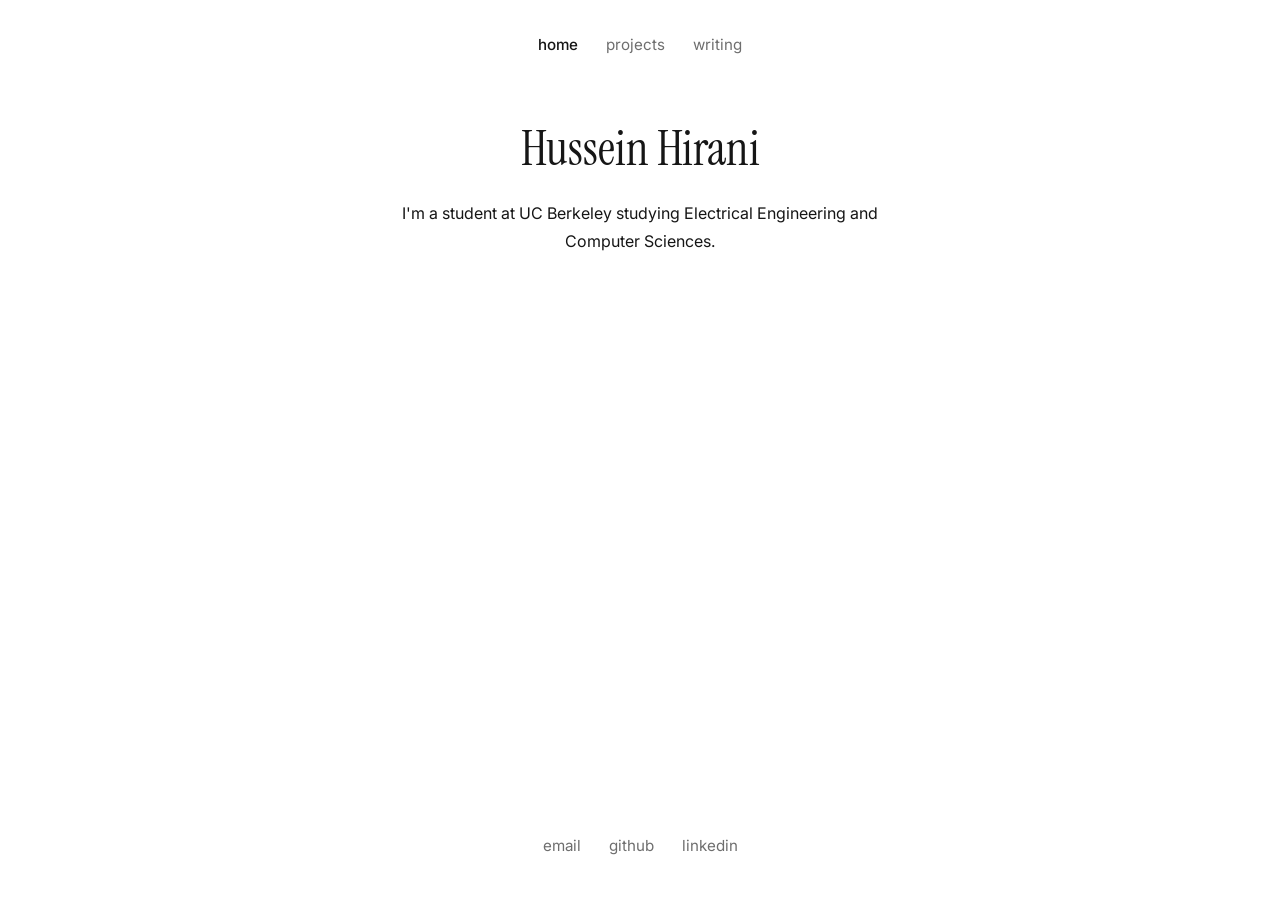
<file: index.html>
<!doctype html>
<html lang="en">
<head>
  <meta charset="utf-8">
  <meta name="viewport" content="width=device-width, initial-scale=1">
  <title>Hussein Hirani</title>
  <link rel="preconnect" href="https://fonts.googleapis.com">
  <link rel="preconnect" href="https://fonts.gstatic.com" crossorigin>
  <link href="https://fonts.googleapis.com/css2?family=Inter:wght@400;500&family=Instrument+Serif&display=swap" rel="stylesheet">
  <link rel="stylesheet" href="style.css">
</head>
<body>
  <header></header>

  <main>
    <h1>Hussein Hirani</h1>
    <p>
      I'm a student at UC Berkeley studying Electrical Engineering and Computer Sciences. 
    </p>
    
    
  </main>

  <footer></footer>

  <script src="layout.js"></script>
</body>
</html>
</file>
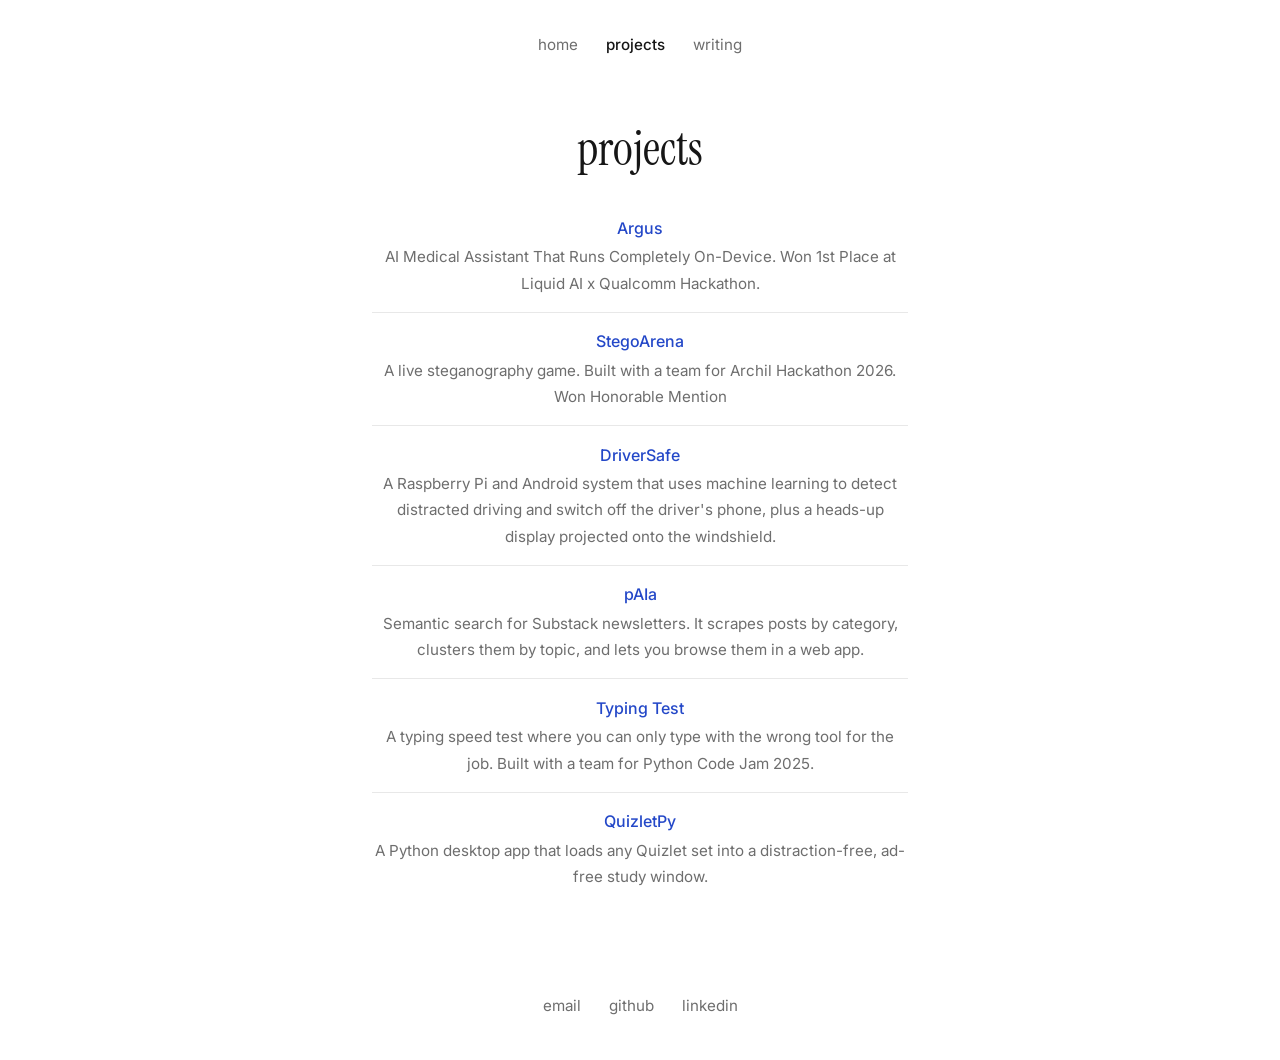
<file: projects.html>
<!doctype html>
<html lang="en">
<head>
  <meta charset="utf-8">
  <meta name="viewport" content="width=device-width, initial-scale=1">
  <title>Projects · Hussein Hirani</title>
  <link rel="preconnect" href="https://fonts.googleapis.com">
  <link rel="preconnect" href="https://fonts.gstatic.com" crossorigin>
  <link href="https://fonts.googleapis.com/css2?family=Inter:wght@400;500&family=Instrument+Serif&display=swap" rel="stylesheet">
  <link rel="stylesheet" href="style.css">
</head>
<body>
  <header></header>

  <main>
    <h1>projects</h1>
    <ul class="list">
      <li>
        <a href="https://github.com/darrinobrien/Argus">Argus</a>
        <p>AI Medical Assistant That Runs Completely On-Device. Won 1st Place at Liquid AI x Qualcomm Hackathon.</p>
      </li>
      <li>
        <a href="https://github.com/husseinhirani/ArchilHackathon">StegoArena</a>
        <p>A live steganography game. Built with a team for Archil Hackathon 2026. Won Honorable Mention</p>
      </li>
      <li>
        <a href="https://github.com/husseinhirani/DriverSafe">DriverSafe</a>
        <p>A Raspberry Pi and Android system that uses machine learning to detect distracted driving and switch off the driver's phone, plus a heads-up display projected onto the windshield.</p>
      </li>
      
      <li>
        <a href="https://github.com/husseinhirani/paia2">pAIa</a>
        <p>Semantic search for Substack newsletters. It scrapes posts by category, clusters them by topic, and lets you browse them in a web app.</p>
      </li>
      <li>
        <a href="https://github.com/husseinhirani/PythonCodeJam">Typing Test</a>
        <p>A typing speed test where you can only type with the wrong tool for the job. Built with a team for Python Code Jam 2025.</p>
      </li>
      <li>
        <a href="https://github.com/husseinhirani/AdFreeQuizlet">QuizletPy</a>
        <p>A Python desktop app that loads any Quizlet set into a distraction-free, ad-free study window.</p>
      </li>
    </ul>
  </main>

  <footer></footer>

  <script src="layout.js"></script>
</body>
</html>
</file>
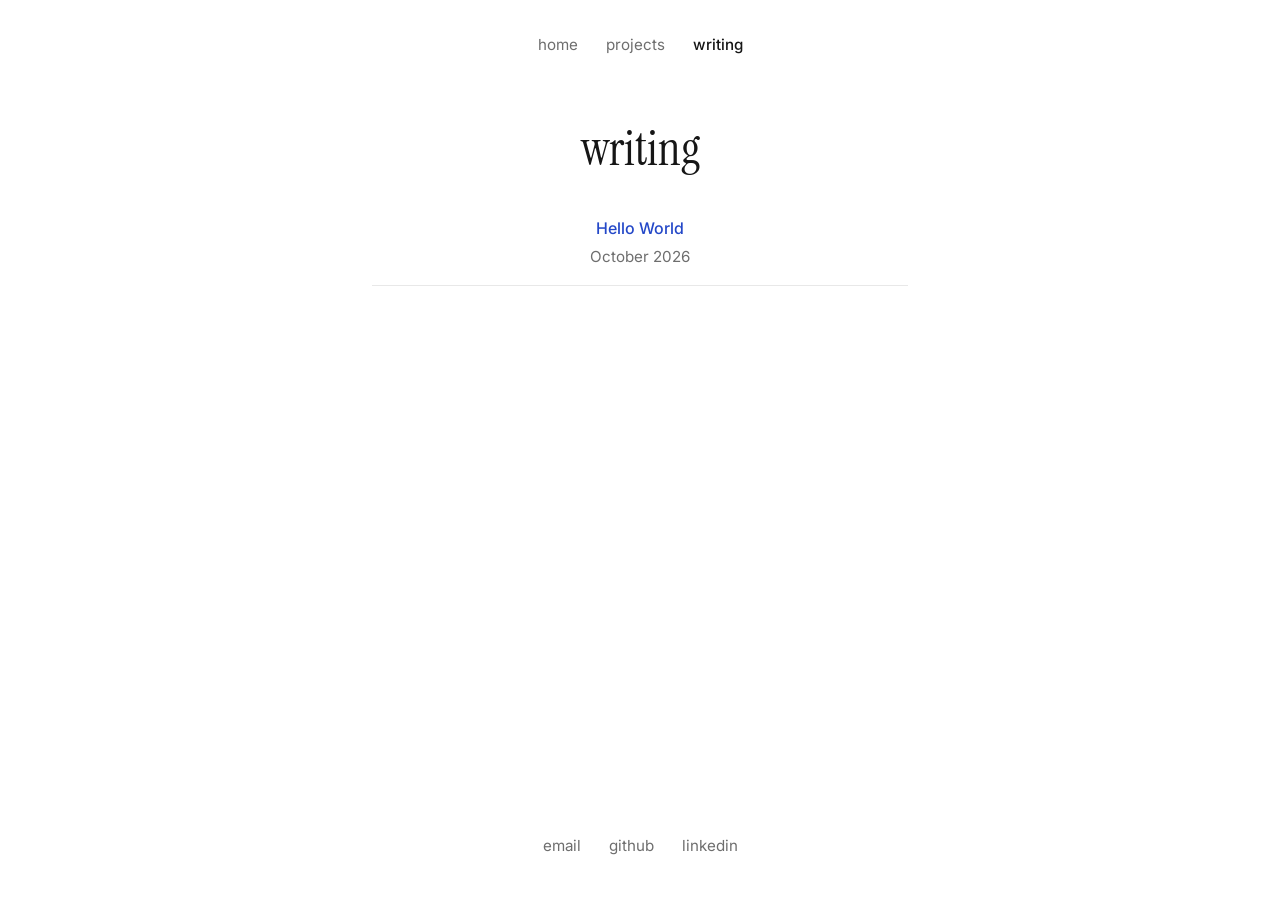
<file: writing.html>
<!doctype html>
<html lang="en">
<head>
  <meta charset="utf-8">
  <meta name="viewport" content="width=device-width, initial-scale=1">
  <title>Writing · Hussein Hirani</title>
  <link rel="preconnect" href="https://fonts.googleapis.com">
  <link rel="preconnect" href="https://fonts.gstatic.com" crossorigin>
  <link href="https://fonts.googleapis.com/css2?family=Inter:wght@400;500&family=Instrument+Serif&display=swap" rel="stylesheet">
  <link rel="stylesheet" href="style.css">
</head>
<body>
  <header></header>

  <main>
    <h1>writing</h1>
    <ul class="list">
      <li>
        <a href="writing/first-post.html">Hello World</a>
        <p>October 2026</p>
      </li>
      <li>

      </li>
    </ul>
  </main>

  <footer></footer>

  <script src="layout.js"></script>
</body>
</html>
</file>
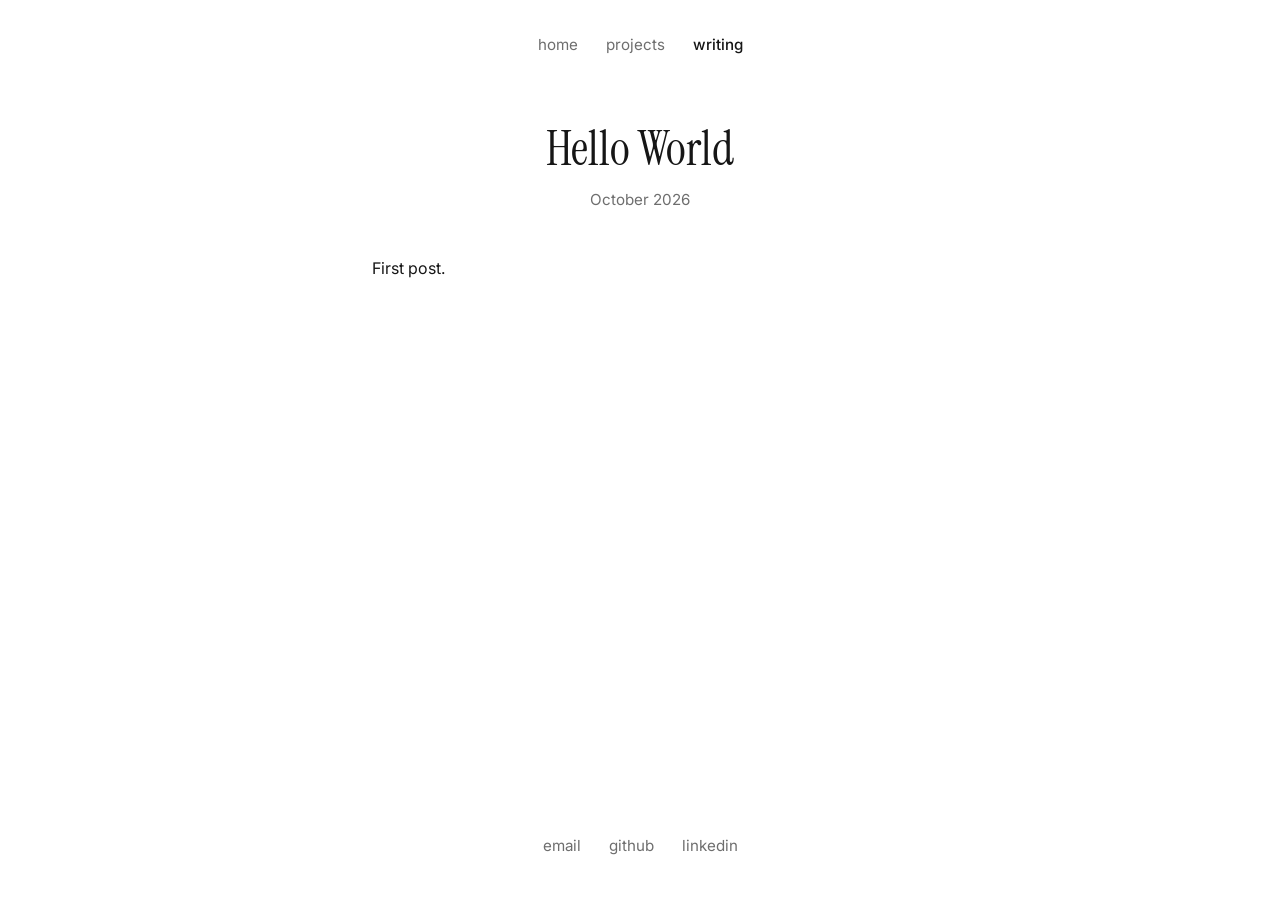
<file: writing/first-post.html>
<!doctype html>
<html lang="en">
<head>
  <meta charset="utf-8">
  <meta name="viewport" content="width=device-width, initial-scale=1">
  <title>Hello World · Hussein Hirani</title>
  <link rel="preconnect" href="https://fonts.googleapis.com">
  <link rel="preconnect" href="https://fonts.gstatic.com" crossorigin>
  <link href="https://fonts.googleapis.com/css2?family=Inter:wght@400;500&family=Instrument+Serif&display=swap" rel="stylesheet">
  <link rel="stylesheet" href="../style.css">
</head>
<body>
  <header></header>

  <main>
    <article>
      <h1>Hello World</h1>
      <p class="date">October 2026</p>
      <div class="post-body">
        <p>First post.</p>
       
      </div>
    </article>
  </main>

  <footer></footer>

  <script src="../layout.js"></script>
</body>
</html>
</file>
<file: style.css>
/* Colors and fonts */
:root {
  --bg: #ffffff;
  --ink: #161616;
  --muted: #6e6e6e;
  --rule: #e8e8e8;
  --accent: #2448c8;
  --sans: "Inter", system-ui, -apple-system, sans-serif;
  --serif: "Instrument Serif", Georgia, serif;
}

@media (prefers-color-scheme: dark) {
  :root {
    --bg: #111111;
    --ink: #ececec;
    --muted: #8f8f8f;
    --rule: #262626;
    --accent: #8ea6ff;
  }
}

/* Page */
* { box-sizing: border-box; }

body {
  min-height: 100vh;
  margin: 0;
  display: flex;
  flex-direction: column;
  background: var(--bg);
  color: var(--ink);
  font: 16px/1.75 var(--sans);
  text-align: center;
  -webkit-font-smoothing: antialiased;
}

header, main, footer {
  width: 100%;
  max-width: 36rem;
  margin: 0 auto;
  padding: 0 1.25rem;
}

a { color: var(--accent); text-decoration: none; }
a:hover { text-decoration: underline; text-underline-offset: 3px; }

/* Header */
header { padding-top: 2rem; }

nav { display: flex; justify-content: center; gap: 1.75rem; }
nav a { color: var(--muted); font-size: 0.95rem; }
nav a:hover { color: var(--ink); text-decoration: none; }
nav a[aria-current="page"] { color: var(--ink); font-weight: 500; }

/* Main content (grows so the footer stays at the bottom) */
main { flex: 1; padding-top: 4rem; padding-bottom: 4rem; }

h1 { font: 400 3rem/1.1 var(--serif); margin: 0 0 1.5rem; }
p { margin: 0 0 1rem; }

/* Projects and writing lists */
.list { list-style: none; margin: 0; padding: 0; }
.list li { padding: 0.9rem 0; }
.list li + li { border-top: 1px solid var(--rule); }
.list a { font-weight: 500; }
.list p { margin: 0.15rem 0 0; color: var(--muted); font-size: 0.95rem; }

/* Blog post */
.date { color: var(--muted); font-size: 0.95rem; margin: -0.75rem 0 2.5rem; }
.post-body { text-align: left; }
.post-body img { max-width: 100%; }

/* Footer */
footer {
  display: flex;
  justify-content: center;
  gap: 1.75rem;
  padding-top: 1.5rem;
  padding-bottom: 2.5rem;
  font-size: 0.95rem;
}
footer a { color: var(--muted); }
footer a:hover { color: var(--ink); }

/* Phones */
@media (max-width: 480px) {
  main { padding-top: 3rem; }
  h1 { font-size: 2.5rem; }
}
</file>
